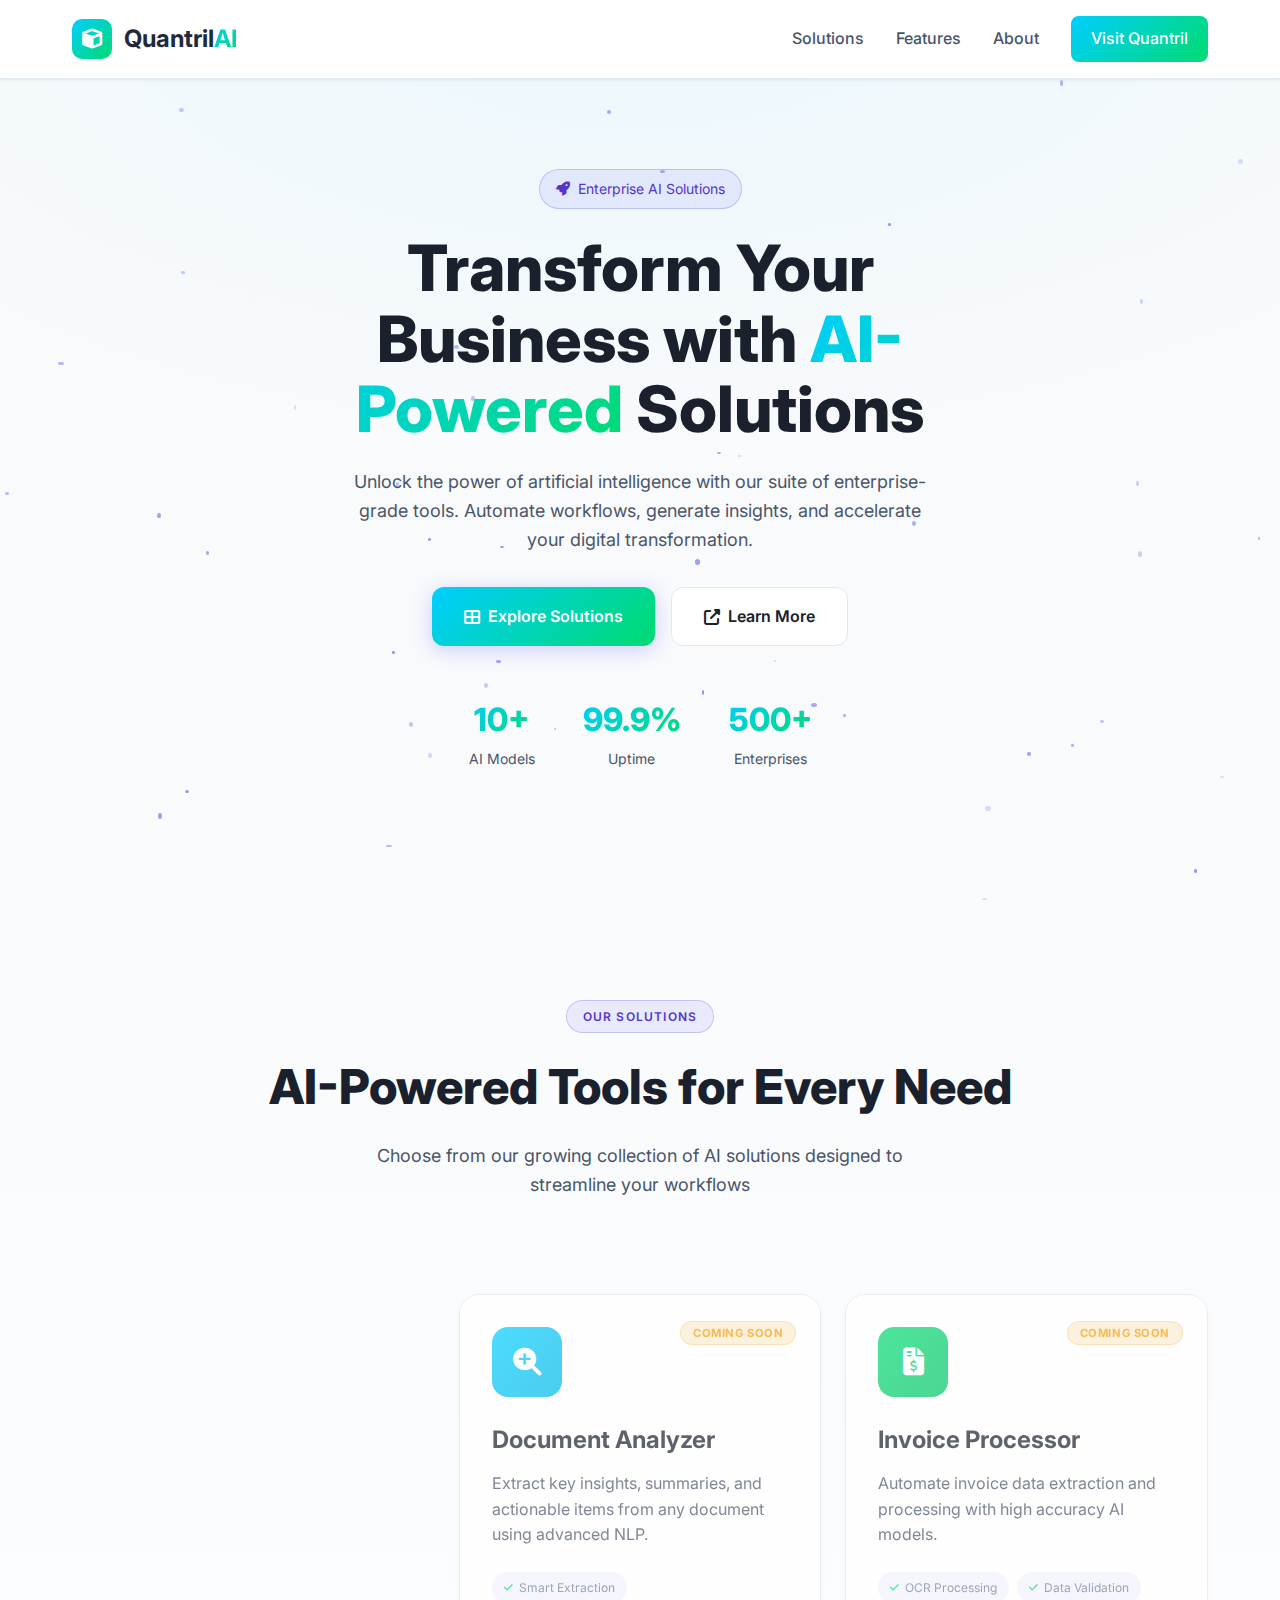
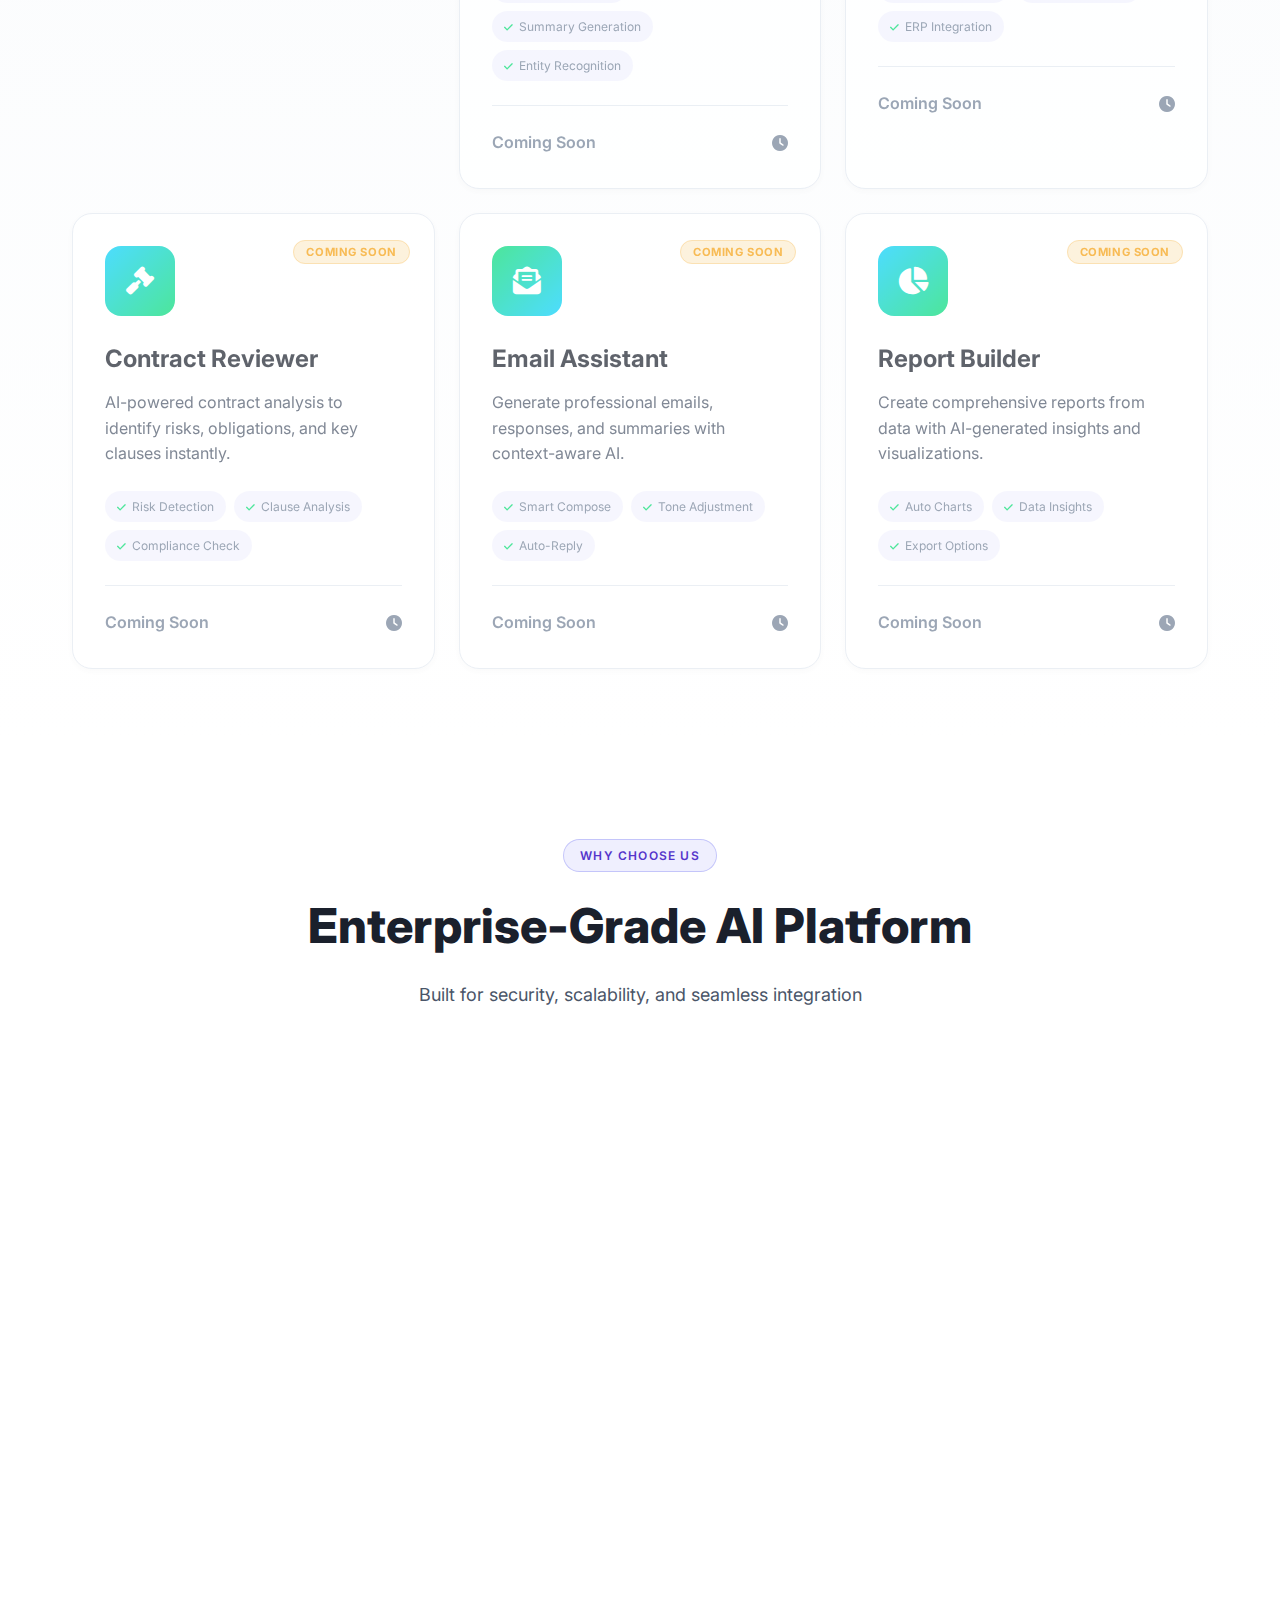
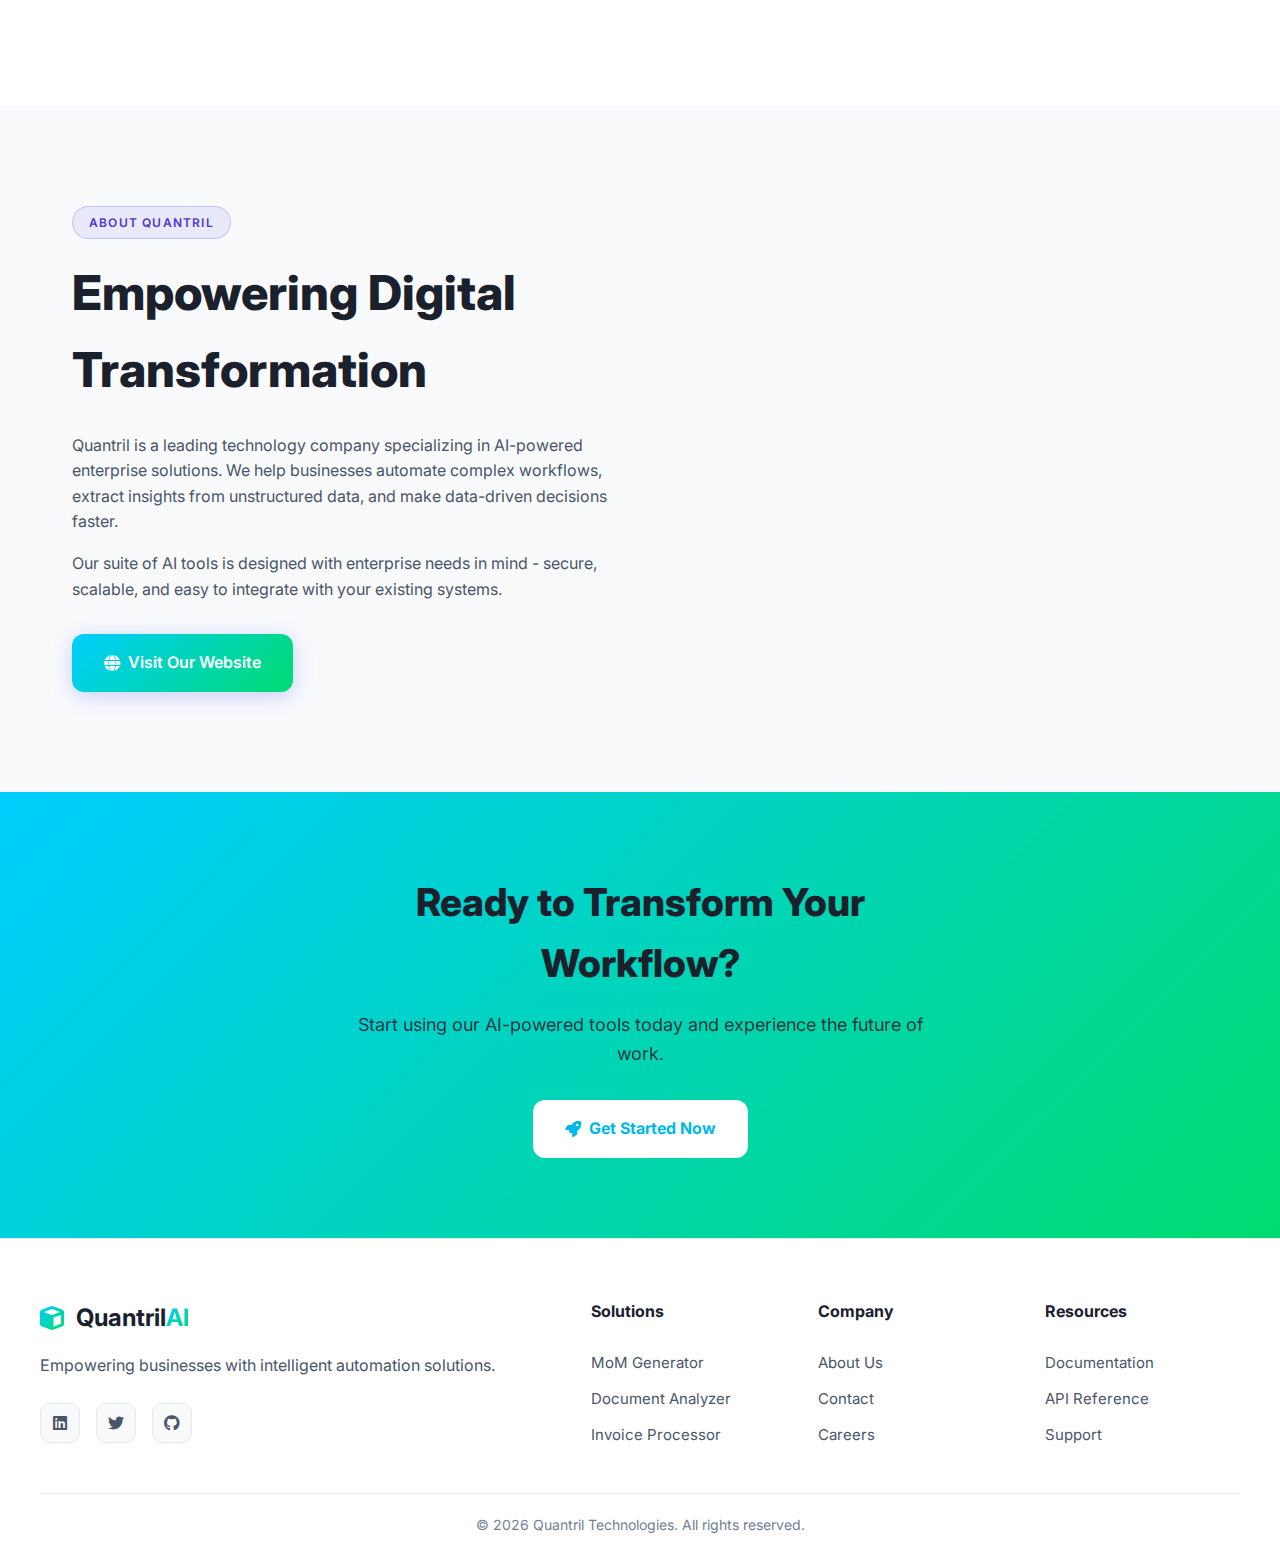
<file: index.html>
<!DOCTYPE html>
<html lang="en">
<head>
    <meta charset="UTF-8">
    <meta name="viewport" content="width=device-width, initial-scale=1.0">
    <title>Quantril AI Suite - Enterprise AI Solutions</title>
    <link rel="stylesheet" href="styles.css">
    <link href="https://fonts.googleapis.com/css2?family=Inter:wght@300;400;500;600;700;800&display=swap" rel="stylesheet">
    <link rel="stylesheet" href="https://cdnjs.cloudflare.com/ajax/libs/font-awesome/6.4.0/css/all.min.css">
</head>
<body>
    <!-- Navigation -->
    <nav class="navbar" style="background-color: #ffffff !important;">
        <div class="nav-container" style="background-color: #ffffff;">
            <a href="/" class="nav-logo">
                <div class="logo-icon">
                    <i class="fas fa-cube"></i>
                </div>
                <span class="logo-text" style="color: #1e293b;">Quantril<span class="logo-highlight">AI</span></span>
            </a>
            <div class="nav-links">
                <a href="#solutions" style="color: #475569;">Solutions</a>
                <a href="#features" style="color: #475569;">Features</a>
                <a href="#about" style="color: #475569;">About</a>
                <a href="https://www.quantril.com/" target="_blank" class="btn-nav">Visit Quantril</a>
            </div>
            <button class="nav-toggle" id="navToggle">
                <i class="fas fa-bars"></i>
            </button>
        </div>
    </nav>

    <!-- Mobile Menu -->
    <div class="mobile-menu" id="mobileMenu">
        <a href="#solutions">Solutions</a>
        <a href="#features">Features</a>
        <a href="#about">About</a>
        <a href="https://www.quantril.com/" target="_blank">Visit Quantril</a>
    </div>

    <!-- Hero Section -->
    <section class="hero">
        <div class="hero-bg">
            <div class="hero-gradient"></div>
            <div class="hero-particles" id="particles"></div>
        </div>
        <div class="hero-content">
            <div class="hero-badge">
                <i class="fas fa-rocket"></i>
                <span>Enterprise AI Solutions</span>
            </div>
            <h1 class="hero-title">
                Transform Your Business with
                <span class="gradient-text">AI-Powered</span> Solutions
            </h1>
            <p class="hero-subtitle">
                Unlock the power of artificial intelligence with our suite of enterprise-grade tools. 
                Automate workflows, generate insights, and accelerate your digital transformation.
            </p>
            <div class="hero-cta">
                <a href="#solutions" class="btn-primary">
                    <i class="fas fa-th-large"></i>
                    Explore Solutions
                </a>
                <a href="https://www.quantril.com/" target="_blank" class="btn-secondary">
                    <i class="fas fa-external-link-alt"></i>
                    Learn More
                </a>
            </div>
            <div class="hero-stats">
                <div class="stat-item">
                    <span class="stat-number">10+</span>
                    <span class="stat-label">AI Models</span>
                </div>
                <div class="stat-item">
                    <span class="stat-number">99.9%</span>
                    <span class="stat-label">Uptime</span>
                </div>
                <div class="stat-item">
                    <span class="stat-number">500+</span>
                    <span class="stat-label">Enterprises</span>
                </div>
            </div>
        </div>
    </section>

    <!-- Solutions Section -->
    <section class="solutions" id="solutions">
        <div class="section-container">
            <div class="section-header">
                <span class="section-badge">Our Solutions</span>
                <h2 class="section-title">AI-Powered Tools for Every Need</h2>
                <p class="section-subtitle">
                    Choose from our growing collection of AI solutions designed to streamline your workflows
                </p>
            </div>

            <div class="solutions-grid">
                <!-- MoM Generator - Active -->
                <div class="solution-card active" onclick="navigateToModule('mom-generator')">
                    <div class="card-status">
                        <span class="status-badge live">Live</span>
                    </div>
                    <div class="card-icon mom">
                        <i class="fas fa-file-alt"></i>
                    </div>
                    <h3 class="card-title">MoM Generator</h3>
                    <p class="card-description">
                        Automatically generate professional Minutes of Meeting documents from audio, images, or existing documents.
                    </p>
                    <div class="card-features">
                        <span><i class="fas fa-check"></i> Multi-format Input</span>
                        <span><i class="fas fa-check"></i> Custom Templates</span>
                        <span><i class="fas fa-check"></i> Instant Download</span>
                    </div>
                    <div class="card-action">
                        <span>Launch Tool</span>
                        <i class="fas fa-arrow-right"></i>
                    </div>
                </div>

                <!-- Document Analyzer - Coming Soon -->
                <div class="solution-card coming-soon">
                    <div class="card-status">
                        <span class="status-badge soon">Coming Soon</span>
                    </div>
                    <div class="card-icon analyzer">
                        <i class="fas fa-search-plus"></i>
                    </div>
                    <h3 class="card-title">Document Analyzer</h3>
                    <p class="card-description">
                        Extract key insights, summaries, and actionable items from any document using advanced NLP.
                    </p>
                    <div class="card-features">
                        <span><i class="fas fa-check"></i> Smart Extraction</span>
                        <span><i class="fas fa-check"></i> Summary Generation</span>
                        <span><i class="fas fa-check"></i> Entity Recognition</span>
                    </div>
                    <div class="card-action disabled">
                        <span>Coming Soon</span>
                        <i class="fas fa-clock"></i>
                    </div>
                </div>

                <!-- Invoice Processor - Coming Soon -->
                <div class="solution-card coming-soon">
                    <div class="card-status">
                        <span class="status-badge soon">Coming Soon</span>
                    </div>
                    <div class="card-icon invoice">
                        <i class="fas fa-file-invoice-dollar"></i>
                    </div>
                    <h3 class="card-title">Invoice Processor</h3>
                    <p class="card-description">
                        Automate invoice data extraction and processing with high accuracy AI models.
                    </p>
                    <div class="card-features">
                        <span><i class="fas fa-check"></i> OCR Processing</span>
                        <span><i class="fas fa-check"></i> Data Validation</span>
                        <span><i class="fas fa-check"></i> ERP Integration</span>
                    </div>
                    <div class="card-action disabled">
                        <span>Coming Soon</span>
                        <i class="fas fa-clock"></i>
                    </div>
                </div>

                <!-- Contract Reviewer - Coming Soon -->
                <div class="solution-card coming-soon">
                    <div class="card-status">
                        <span class="status-badge soon">Coming Soon</span>
                    </div>
                    <div class="card-icon contract">
                        <i class="fas fa-gavel"></i>
                    </div>
                    <h3 class="card-title">Contract Reviewer</h3>
                    <p class="card-description">
                        AI-powered contract analysis to identify risks, obligations, and key clauses instantly.
                    </p>
                    <div class="card-features">
                        <span><i class="fas fa-check"></i> Risk Detection</span>
                        <span><i class="fas fa-check"></i> Clause Analysis</span>
                        <span><i class="fas fa-check"></i> Compliance Check</span>
                    </div>
                    <div class="card-action disabled">
                        <span>Coming Soon</span>
                        <i class="fas fa-clock"></i>
                    </div>
                </div>

                <!-- Email Assistant - Coming Soon -->
                <div class="solution-card coming-soon">
                    <div class="card-status">
                        <span class="status-badge soon">Coming Soon</span>
                    </div>
                    <div class="card-icon email">
                        <i class="fas fa-envelope-open-text"></i>
                    </div>
                    <h3 class="card-title">Email Assistant</h3>
                    <p class="card-description">
                        Generate professional emails, responses, and summaries with context-aware AI.
                    </p>
                    <div class="card-features">
                        <span><i class="fas fa-check"></i> Smart Compose</span>
                        <span><i class="fas fa-check"></i> Tone Adjustment</span>
                        <span><i class="fas fa-check"></i> Auto-Reply</span>
                    </div>
                    <div class="card-action disabled">
                        <span>Coming Soon</span>
                        <i class="fas fa-clock"></i>
                    </div>
                </div>

                <!-- Report Builder - Coming Soon -->
                <div class="solution-card coming-soon">
                    <div class="card-status">
                        <span class="status-badge soon">Coming Soon</span>
                    </div>
                    <div class="card-icon report">
                        <i class="fas fa-chart-pie"></i>
                    </div>
                    <h3 class="card-title">Report Builder</h3>
                    <p class="card-description">
                        Create comprehensive reports from data with AI-generated insights and visualizations.
                    </p>
                    <div class="card-features">
                        <span><i class="fas fa-check"></i> Auto Charts</span>
                        <span><i class="fas fa-check"></i> Data Insights</span>
                        <span><i class="fas fa-check"></i> Export Options</span>
                    </div>
                    <div class="card-action disabled">
                        <span>Coming Soon</span>
                        <i class="fas fa-clock"></i>
                    </div>
                </div>
            </div>
        </div>
    </section>

    <!-- Features Section -->
    <section class="features" id="features">
        <div class="section-container">
            <div class="section-header">
                <span class="section-badge">Why Choose Us</span>
                <h2 class="section-title">Enterprise-Grade AI Platform</h2>
                <p class="section-subtitle">
                    Built for security, scalability, and seamless integration
                </p>
            </div>

            <div class="features-grid">
                <div class="feature-card">
                    <div class="feature-icon">
                        <i class="fas fa-shield-alt"></i>
                    </div>
                    <h3>Enterprise Security</h3>
                    <p>Bank-grade encryption and compliance with SOC 2, GDPR, and HIPAA standards.</p>
                </div>

                <div class="feature-card">
                    <div class="feature-icon">
                        <i class="fas fa-bolt"></i>
                    </div>
                    <h3>Lightning Fast</h3>
                    <p>Powered by Azure cloud infrastructure for sub-second response times.</p>
                </div>

                <div class="feature-card">
                    <div class="feature-icon">
                        <i class="fas fa-plug"></i>
                    </div>
                    <h3>Easy Integration</h3>
                    <p>RESTful APIs and webhooks for seamless integration with your existing tools.</p>
                </div>

                <div class="feature-card">
                    <div class="feature-icon">
                        <i class="fas fa-expand-arrows-alt"></i>
                    </div>
                    <h3>Infinitely Scalable</h3>
                    <p>Auto-scaling infrastructure that grows with your business needs.</p>
                </div>

                <div class="feature-card">
                    <div class="feature-icon">
                        <i class="fas fa-headset"></i>
                    </div>
                    <h3>24/7 Support</h3>
                    <p>Dedicated support team available round the clock for enterprise customers.</p>
                </div>

                <div class="feature-card">
                    <div class="feature-icon">
                        <i class="fas fa-code"></i>
                    </div>
                    <h3>Custom Solutions</h3>
                    <p>Tailored AI models trained on your specific industry and use cases.</p>
                </div>
            </div>
        </div>
    </section>

    <!-- About Section -->
    <section class="about" id="about">
        <div class="section-container">
            <div class="about-content">
                <div class="about-text">
                    <span class="section-badge">About Quantril</span>
                    <h2 class="section-title">Empowering Digital Transformation</h2>
                    <p>
                        Quantril is a leading technology company specializing in AI-powered enterprise solutions. 
                        We help businesses automate complex workflows, extract insights from unstructured data, 
                        and make data-driven decisions faster.
                    </p>
                    <p>
                        Our suite of AI tools is designed with enterprise needs in mind - secure, scalable, 
                        and easy to integrate with your existing systems.
                    </p>
                    <a href="https://www.quantril.com/" target="_blank" class="btn-primary">
                        <i class="fas fa-globe"></i>
                        Visit Our Website
                    </a>
                </div>
                <div class="about-visual">
                    <div class="about-card">
                        <div class="about-icon">
                            <i class="fas fa-lightbulb"></i>
                        </div>
                        <div class="about-card-content">
                            <h4>Innovation First</h4>
                            <p>Cutting-edge AI research applied to real business problems</p>
                        </div>
                    </div>
                    <div class="about-card">
                        <div class="about-icon">
                            <i class="fas fa-users"></i>
                        </div>
                        <div class="about-card-content">
                            <h4>Customer Focused</h4>
                            <p>Solutions designed around your unique business needs</p>
                        </div>
                    </div>
                    <div class="about-card">
                        <div class="about-icon">
                            <i class="fas fa-award"></i>
                        </div>
                        <div class="about-card-content">
                            <h4>Proven Results</h4>
                            <p>Trusted by 500+ enterprises worldwide</p>
                        </div>
                    </div>
                </div>
            </div>
        </div>
    </section>

    <!-- CTA Section -->
    <section class="cta">
        <div class="cta-container">
            <h2>Ready to Transform Your Workflow?</h2>
            <p>Start using our AI-powered tools today and experience the future of work.</p>
            <a href="#solutions" class="btn-cta">
                <i class="fas fa-rocket"></i>
                Get Started Now
            </a>
        </div>
    </section>

    <!-- Footer -->
    <footer class="footer">
        <div class="footer-container">
            <div class="footer-brand">
                <div class="footer-logo">
                    <i class="fas fa-cube"></i>
                    <span>Quantril<span class="highlight">AI</span></span>
                </div>
                <p>Empowering businesses with intelligent automation solutions.</p>
                <div class="footer-social">
                    <a href="#"><i class="fab fa-linkedin"></i></a>
                    <a href="#"><i class="fab fa-twitter"></i></a>
                    <a href="#"><i class="fab fa-github"></i></a>
                </div>
            </div>
            <div class="footer-links">
                <div class="footer-column">
                    <h4>Solutions</h4>
                    <a href="#solutions">MoM Generator</a>
                    <a href="#solutions">Document Analyzer</a>
                    <a href="#solutions">Invoice Processor</a>
                </div>
                <div class="footer-column">
                    <h4>Company</h4>
                    <a href="https://www.quantril.com/" target="_blank">About Us</a>
                    <a href="https://www.quantril.com/" target="_blank">Contact</a>
                    <a href="https://www.quantril.com/" target="_blank">Careers</a>
                </div>
                <div class="footer-column">
                    <h4>Resources</h4>
                    <a href="#">Documentation</a>
                    <a href="#">API Reference</a>
                    <a href="#">Support</a>
                </div>
            </div>
        </div>
        <div class="footer-bottom">
            <p>&copy; 2026 Quantril Technologies. All rights reserved.</p>
        </div>
    </footer>

    <script src="app.js"></script>
</body>
</html>
</file>
<file: styles.css>
/* ============================================
   Quantril AI Suite - Landing Page Styles
   Brand Colors: #00CEFF (Cyan) & #00DB70 (Green)
   ============================================ */

:root {
    --primary: #00CEFF;
    --primary-dark: #00b8e6;
    --primary-light: #33d4ff;
    --secondary: #00DB70;
    --accent: #00DB70;
    --bg-dark: #f8fafc;
    --bg-card: #ffffff;
    --bg-card-hover: #f1f5f9;
    --border: #e2e8f0;
    --text: #1a202c;
    --text-muted: #4a5568;
    --text-dim: #718096;
    --success: #00DB70;
    --warning: #f59e0b;
    --error: #ef4444;
    --gradient-primary: linear-gradient(135deg, #00CEFF 0%, #00DB70 100%);
    --gradient-glow: radial-gradient(ellipse at center, rgba(0, 206, 255, 0.1) 0%, transparent 70%);
    --container-width: 1200px;
    --section-padding: 100px;
    --transition-fast: 0.2s ease;
    --transition-normal: 0.3s ease;
}

*, *::before, *::after {
    margin: 0;
    padding: 0;
    box-sizing: border-box;
}

html {
    scroll-behavior: smooth;
}

body {
    font-family: 'Inter', -apple-system, BlinkMacSystemFont, sans-serif;
    background: var(--bg-dark);
    color: var(--text);
    line-height: 1.6;
    overflow-x: hidden;
}

a {
    text-decoration: none;
    color: inherit;
}

/* Navigation */
.navbar {
    position: fixed;
    top: 0;
    left: 0;
    right: 0;
    z-index: 1000;
    background-color: #ffffff !important;
    backdrop-filter: blur(20px);
    border-bottom: 1px solid var(--border);
    box-shadow: 0 1px 3px rgba(0, 0, 0, 0.08);
}

.nav-container {
    max-width: var(--container-width);
    margin: 0 auto;
    padding: 1rem 2rem;
    display: flex;
    align-items: center;
    justify-content: space-between;
    background-color: #ffffff;
}

.nav-logo {
    display: flex;
    align-items: center;
    gap: 0.75rem;
    font-weight: 700;
    font-size: 1.5rem;
    color: #1a202c;
}

.logo-img {
    width: 40px;
    height: 40px;
    border-radius: 10px;
    object-fit: contain;
}

.footer-logo-img {
    width: 32px;
    height: 32px;
    border-radius: 8px;
    object-fit: contain;
}

.logo-icon {
    width: 40px;
    height: 40px;
    background: var(--gradient-primary);
    border-radius: 10px;
    display: flex;
    align-items: center;
    justify-content: center;
    font-size: 1.25rem;
    color: #ffffff;
}

.logo-highlight {
    background: var(--gradient-primary);
    -webkit-background-clip: text;
    -webkit-text-fill-color: transparent;
    background-clip: text;
}

.nav-links {
    display: flex;
    align-items: center;
    gap: 2rem;
}

.nav-links a {
    color: #475569;
    font-weight: 500;
    transition: color var(--transition-fast);
}

.nav-links a:hover {
    color: #1e293b;
}

.btn-nav {
    background: var(--gradient-primary);
    padding: 0.625rem 1.25rem;
    border-radius: 8px;
    color: #ffffff !important;
    font-weight: 600;
}

.nav-toggle {
    display: none;
    background: none;
    border: none;
    color: var(--text);
    font-size: 1.5rem;
    cursor: pointer;
}

.mobile-menu {
    display: none;
    position: fixed;
    top: 73px;
    left: 0;
    right: 0;
    background: #ffffff;
    border-bottom: 1px solid var(--border);
    padding: 1rem;
    flex-direction: column;
    gap: 0.5rem;
    z-index: 999;
    box-shadow: 0 4px 12px rgba(0, 0, 0, 0.1);
}

.mobile-menu.active {
    display: flex;
}

.mobile-menu a {
    padding: 0.75rem 1rem;
    color: var(--text-muted);
    border-radius: 8px;
    transition: all var(--transition-fast);
}

.mobile-menu a:hover {
    background: var(--bg-card-hover);
    color: var(--text);
}

/* Hero Section */
.hero {
    min-height: 100vh;
    display: flex;
    align-items: center;
    justify-content: center;
    position: relative;
    padding: 120px 2rem 80px;
    overflow: hidden;
}

.hero-bg {
    position: absolute;
    inset: 0;
    z-index: 0;
}

.hero-gradient {
    position: absolute;
    top: -50%;
    left: 50%;
    transform: translateX(-50%);
    width: 150%;
    height: 100%;
    background: var(--gradient-glow);
    opacity: 0.5;
}

.hero-particles {
    position: absolute;
    inset: 0;
    overflow: hidden;
}

.hero-content {
    position: relative;
    z-index: 1;
    max-width: 700px;
    text-align: center;
}

.hero-badge {
    display: inline-flex;
    align-items: center;
    gap: 0.5rem;
    background: rgba(99, 102, 241, 0.1);
    border: 1px solid rgba(99, 102, 241, 0.3);
    padding: 0.5rem 1rem;
    border-radius: 50px;
    font-size: 0.875rem;
    color: #5535cb;
    margin-bottom: 1.5rem;
}

.hero-title {
    font-size: clamp(2.5rem, 5vw, 4rem);
    font-weight: 800;
    line-height: 1.1;
    margin-bottom: 1.5rem;
}

.gradient-text {
    background: var(--gradient-primary);
    -webkit-background-clip: text;
    -webkit-text-fill-color: transparent;
    background-clip: text;
}

.hero-subtitle {
    font-size: 1.125rem;
    color: var(--text-muted);
    margin-bottom: 2rem;
    max-width: 600px;
    margin-left: auto;
    margin-right: auto;
}

.hero-cta {
    display: flex;
    gap: 1rem;
    justify-content: center;
    flex-wrap: wrap;
    margin-bottom: 3rem;
}

.btn-primary, .btn-secondary {
    display: inline-flex;
    align-items: center;
    gap: 0.5rem;
    padding: 1rem 2rem;
    border-radius: 12px;
    font-weight: 600;
    font-size: 1rem;
    transition: all var(--transition-normal);
    cursor: pointer;
    border: none;
}

.btn-primary {
    background: var(--gradient-primary);
    color: #ffffff;
    box-shadow: 0 4px 20px rgba(99, 102, 241, 0.3);
}

.btn-primary:hover {
    transform: translateY(-2px);
    box-shadow: 0 8px 30px rgba(99, 102, 241, 0.4);
}

.btn-secondary {
    background: var(--bg-card);
    color: var(--text);
    border: 1px solid var(--border);
}

.btn-secondary:hover {
    background: var(--bg-card-hover);
    border-color: var(--primary);
}

.hero-stats {
    display: flex;
    justify-content: center;
    gap: 3rem;
    flex-wrap: wrap;
}

.stat-item {
    text-align: center;
}

.stat-number {
    display: block;
    font-size: 2rem;
    font-weight: 800;
    background: var(--gradient-primary);
    -webkit-background-clip: text;
    -webkit-text-fill-color: transparent;
    background-clip: text;
}

.stat-label {
    font-size: 0.875rem;
    color: var(--text-muted);
}

/* Section Common */
.section-container {
    max-width: var(--container-width);
    margin: 0 auto;
    padding: 0 2rem;
}

.section-header {
    text-align: center;
    margin-bottom: 4rem;
}

.section-badge {
    display: inline-block;
    background: rgba(99, 102, 241, 0.1);
    border: 1px solid rgba(99, 102, 241, 0.3);
    padding: 0.375rem 1rem;
    border-radius: 50px;
    font-size: 0.75rem;
    font-weight: 600;
    color: #5535cb;
    text-transform: uppercase;
    letter-spacing: 0.1em;
    margin-bottom: 1rem;
}

.section-title {
    font-size: clamp(2rem, 4vw, 3rem);
    font-weight: 800;
    margin-bottom: 1rem;
}

.section-subtitle {
    font-size: 1.125rem;
    color: var(--text-muted);
    max-width: 600px;
    margin: 0 auto;
}

/* Solutions Section */
.solutions {
    padding: var(--section-padding) 0;
    background: linear-gradient(180deg, var(--bg-dark) 0%, var(--bg-card) 100%);
}

.solutions-grid {
    display: grid;
    grid-template-columns: repeat(auto-fit, minmax(350px, 1fr));
    gap: 1.5rem;
}

.solution-card {
    background: var(--bg-card);
    border: 1px solid var(--border);
    border-radius: 20px;
    padding: 2rem;
    position: relative;
    overflow: hidden;
    transition: all var(--transition-normal);
    cursor: pointer;
    box-shadow: 0 2px 8px rgba(0, 0, 0, 0.04);
}

.solution-card::before {
    content: '';
    position: absolute;
    inset: 0;
    background: var(--gradient-primary);
    opacity: 0;
    transition: opacity var(--transition-normal);
}

.solution-card:hover::before {
    opacity: 0.05;
}

.solution-card.active {
    border-color: var(--primary);
}

.solution-card.active:hover {
    transform: translateY(-5px);
    box-shadow: 0 20px 40px rgba(99, 102, 241, 0.2);
}

.solution-card.coming-soon {
    opacity: 0.7;
    cursor: default;
}

.solution-card.coming-soon:hover {
    transform: none;
}

.card-status {
    position: absolute;
    top: 1.5rem;
    right: 1.5rem;
}

.status-badge {
    padding: 0.25rem 0.75rem;
    border-radius: 50px;
    font-size: 0.7rem;
    font-weight: 700;
    text-transform: uppercase;
    letter-spacing: 0.05em;
}

.status-badge.live {
    background: rgba(16, 185, 129, 0.2);
    color: var(--success);
    border: 1px solid rgba(16, 185, 129, 0.3);
}

.status-badge.soon {
    background: rgba(245, 158, 11, 0.2);
    color: var(--warning);
    border: 1px solid rgba(245, 158, 11, 0.3);
}

.card-icon {
    width: 70px;
    height: 70px;
    border-radius: 16px;
    display: flex;
    align-items: center;
    justify-content: center;
    font-size: 1.75rem;
    margin-bottom: 1.5rem;
    position: relative;
    z-index: 1;
    color: #ffffff;
}

.card-icon.mom { background: linear-gradient(135deg, #00CEFF 0%, #00DB70 100%); }
.card-icon.analyzer { background: linear-gradient(135deg, #00CEFF 0%, #00b8e6 100%); }
.card-icon.invoice { background: linear-gradient(135deg, #00DB70 0%, #00c464 100%); }
.card-icon.contract { background: linear-gradient(135deg, #00CEFF 0%, #00DB70 100%); }
.card-icon.email { background: linear-gradient(135deg, #00DB70 0%, #00CEFF 100%); }
.card-icon.report { background: linear-gradient(135deg, #00CEFF 0%, #00DB70 100%); }

.card-title {
    font-size: 1.5rem;
    font-weight: 700;
    margin-bottom: 0.75rem;
    position: relative;
    z-index: 1;
}

.card-description {
    color: var(--text-muted);
    margin-bottom: 1.5rem;
    position: relative;
    z-index: 1;
}

.card-features {
    display: flex;
    flex-wrap: wrap;
    gap: 0.5rem;
    margin-bottom: 1.5rem;
    position: relative;
    z-index: 1;
}

.card-features span {
    display: inline-flex;
    align-items: center;
    gap: 0.375rem;
    font-size: 0.75rem;
    color: var(--text-dim);
    background: rgba(99, 102, 241, 0.08);
    padding: 0.375rem 0.75rem;
    border-radius: 50px;
}

.card-features span i {
    color: var(--success);
    font-size: 0.625rem;
}

.card-action {
    display: flex;
    align-items: center;
    justify-content: space-between;
    padding-top: 1.5rem;
    border-top: 1px solid var(--border);
    font-weight: 600;
    color: var(--primary);
    position: relative;
    z-index: 1;
    transition: all var(--transition-fast);
}

.solution-card.active:hover .card-action {
    color: var(--primary-dark);
}

.card-action.disabled {
    color: var(--text-dim);
}

/* Features Section */
.features {
    padding: var(--section-padding) 0;
    background: var(--bg-card);
}

.features-grid {
    display: grid;
    grid-template-columns: repeat(auto-fit, minmax(300px, 1fr));
    gap: 1.5rem;
}

.feature-card {
    background: var(--bg-dark);
    border: 1px solid var(--border);
    border-radius: 16px;
    padding: 2rem;
    text-align: center;
    transition: all var(--transition-normal);
    box-shadow: 0 2px 8px rgba(0, 0, 0, 0.04);
}

.feature-card:hover {
    border-color: var(--primary);
    transform: translateY(-5px);
}

.feature-icon {
    width: 60px;
    height: 60px;
    background: var(--gradient-primary);
    border-radius: 12px;
    display: flex;
    align-items: center;
    justify-content: center;
    font-size: 1.5rem;
    margin: 0 auto 1.5rem;
}

.feature-card h3 {
    font-size: 1.25rem;
    font-weight: 700;
    margin-bottom: 0.75rem;
}

.feature-card p {
    color: var(--text-muted);
    font-size: 0.938rem;
}

/* About Section */
.about {
    padding: var(--section-padding) 0;
    background: var(--bg-dark);
}

.about-content {
    display: grid;
    grid-template-columns: 1fr 1fr;
    gap: 4rem;
    align-items: center;
}

.about-text .section-badge {
    margin-bottom: 1rem;
}

.about-text .section-title {
    text-align: left;
    margin-bottom: 1.5rem;
}

.about-text p {
    color: var(--text-muted);
    margin-bottom: 1rem;
}

.about-text .btn-primary {
    margin-top: 1rem;
}

.about-visual {
    display: grid;
    gap: 1rem;
}

.about-card {
    background: var(--bg-card);
    border: 1px solid var(--border);
    border-radius: 16px;
    padding: 1.5rem;
    display: flex;
    align-items: flex-start;
    gap: 1rem;
    transition: all var(--transition-normal);
    box-shadow: 0 2px 8px rgba(0, 0, 0, 0.04);
}

.about-card:hover {
    border-color: var(--primary);
    transform: translateX(10px);
}

.about-icon {
    width: 50px;
    height: 50px;
    background: var(--gradient-primary);
    border-radius: 12px;
    display: flex;
    align-items: center;
    justify-content: center;
    font-size: 1.25rem;
    flex-shrink: 0;
}

.about-card-content h4 {
    font-size: 1.125rem;
    font-weight: 700;
    margin-bottom: 0.375rem;
}

.about-card-content p {
    font-size: 0.875rem;
    color: var(--text-muted);
    margin: 0;
}

/* CTA Section */
.cta {
    padding: 80px 2rem;
    background: var(--gradient-primary);
    text-align: center;
}

.cta-container {
    max-width: 600px;
    margin: 0 auto;
}

.cta h2 {
    font-size: clamp(1.75rem, 3vw, 2.5rem);
    font-weight: 800;
    margin-bottom: 1rem;
}

.cta p {
    font-size: 1.125rem;
    opacity: 0.9;
    margin-bottom: 2rem;
}

.btn-cta {
    display: inline-flex;
    align-items: center;
    gap: 0.5rem;
    background: #ffffff;
    color: var(--primary-dark);
    padding: 1rem 2rem;
    border-radius: 12px;
    font-weight: 700;
    font-size: 1rem;
    transition: all var(--transition-normal);
}

.btn-cta:hover {
    transform: translateY(-3px);
    box-shadow: 0 10px 30px rgba(0, 0, 0, 0.2);
}

/* Footer */
.footer {
    background: var(--bg-card);
    border-top: 1px solid var(--border);
    padding: 60px 2rem 20px;
}

.footer-container {
    max-width: var(--container-width);
    margin: 0 auto;
    display: grid;
    grid-template-columns: 1.5fr 2fr;
    gap: 4rem;
}

.footer-logo {
    display: flex;
    align-items: center;
    gap: 0.75rem;
    font-size: 1.5rem;
    font-weight: 700;
    margin-bottom: 1rem;
}

.footer-logo i {
    background: var(--gradient-primary);
    -webkit-background-clip: text;
    -webkit-text-fill-color: transparent;
    background-clip: text;
}

.footer-logo .highlight {
    background: var(--gradient-primary);
    -webkit-background-clip: text;
    -webkit-text-fill-color: transparent;
    background-clip: text;
}

.footer-brand p {
    color: var(--text-muted);
    margin-bottom: 1.5rem;
}

.footer-social {
    display: flex;
    gap: 1rem;
}

.footer-social a {
    width: 40px;
    height: 40px;
    background: var(--bg-dark);
    border: 1px solid var(--border);
    border-radius: 10px;
    display: flex;
    align-items: center;
    justify-content: center;
    color: var(--text-muted);
    transition: all var(--transition-fast);
}

.footer-social a:hover {
    border-color: var(--primary);
    color: var(--primary-light);
}

.footer-links {
    display: grid;
    grid-template-columns: repeat(3, 1fr);
    gap: 2rem;
}

.footer-column h4 {
    font-size: 1rem;
    font-weight: 700;
    margin-bottom: 1.25rem;
}

.footer-column a {
    display: block;
    color: var(--text-muted);
    font-size: 0.938rem;
    padding: 0.375rem 0;
    transition: color var(--transition-fast);
}

.footer-column a:hover {
    color: var(--text);
}

.footer-bottom {
    max-width: var(--container-width);
    margin: 40px auto 0;
    padding-top: 20px;
    border-top: 1px solid var(--border);
    text-align: center;
}

.footer-bottom p {
    color: var(--text-dim);
    font-size: 0.875rem;
}

/* Responsive */
@media (max-width: 1024px) {
    .about-content {
        grid-template-columns: 1fr;
        gap: 3rem;
    }
    .about-text .section-title { text-align: center; }
    .about-text { text-align: center; }
    .footer-container {
        grid-template-columns: 1fr;
        gap: 3rem;
    }
    .footer-brand { text-align: center; }
    .footer-social { justify-content: center; }
}

@media (max-width: 768px) {
    .nav-links { display: none; }
    .nav-toggle { display: block; }
    .hero { padding: 100px 1.5rem 60px; }
    .hero-stats { gap: 2rem; }
    .solutions-grid { grid-template-columns: 1fr; }
    .features-grid { grid-template-columns: 1fr; }
    .footer-links {
        grid-template-columns: 1fr;
        text-align: center;
    }
    .section-container { padding: 0 1.5rem; }
    :root { --section-padding: 60px; }
}

@media (max-width: 480px) {
    .hero-cta { flex-direction: column; }
    .btn-primary, .btn-secondary {
        width: 100%;
        justify-content: center;
    }
    .solution-card { padding: 1.5rem; }
    .card-icon {
        width: 60px;
        height: 60px;
        font-size: 1.5rem;
    }
}

/* Animations */
.animate-target {
    opacity: 0;
    transform: translateY(30px);
    transition: opacity 0.6s ease, transform 0.6s ease;
}

.animate-target.animate-in {
    opacity: 1;
    transform: translateY(0);
}

.solution-card.coming-soon.animate-in {
    opacity: 0.7;
}

@keyframes particleFloat {
    0%, 100% {
        transform: translate(0, 0) rotate(0deg);
        opacity: 0;
    }
    10% { opacity: 1; }
    90% { opacity: 1; }
    100% {
        transform: translate(100px, -100vh) rotate(360deg);
        opacity: 0;
    }
}
</file>
